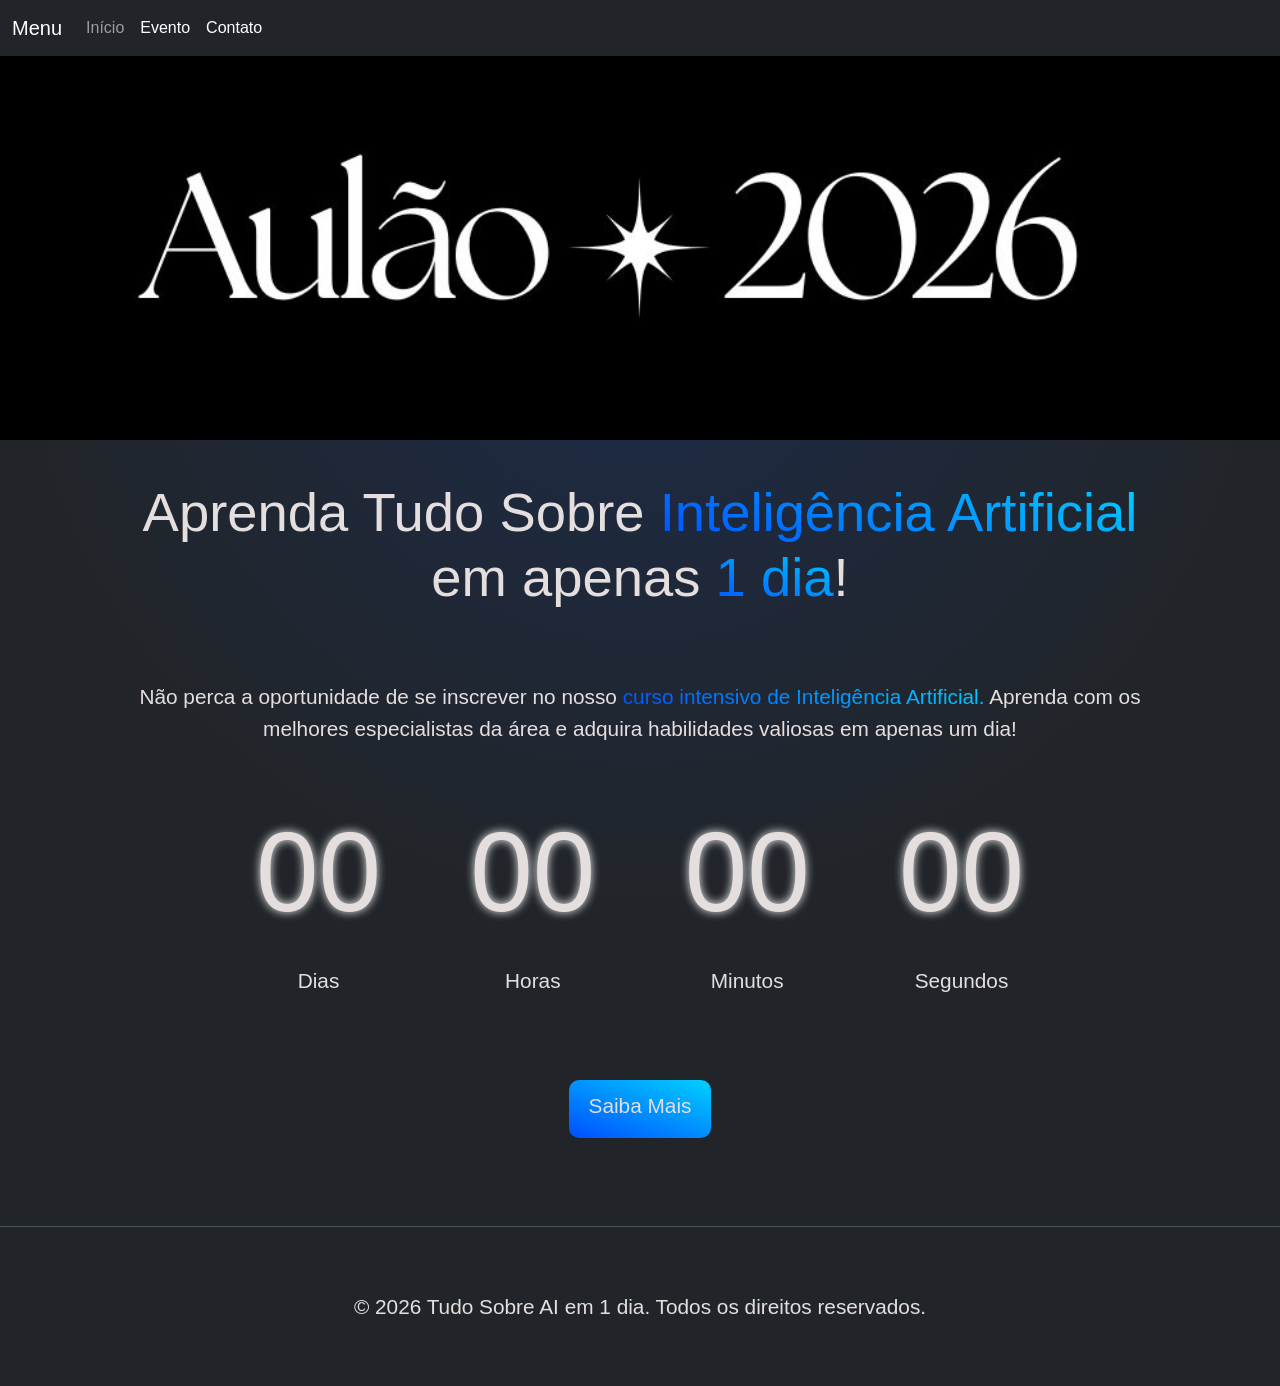
<file: index.html>
<!DOCTYPE html>
<html lang="pt-br" data-bs-theme="dark">

<head>
    <meta charset="UTF-8">
    <meta name="viewport" content="width=device-width, initial-scale=1.0">
    <link rel="stylesheet" href="css/bootstrap.css">
    <link rel="stylesheet" href="css/index.css">
    <script src="js/bootstrap.js"></script>
    <title>Contador</title>
</head>

<body>
    <nav class="navbar navbar-expand-lg bg-dark navbar-dark">
        <div class="container-fluid">
            <a class="navbar-brand" href="#">Menu</a>
            <button class="navbar-toggler" type="button" data-bs-toggle="collapse" data-bs-target="#navbarNav"
                aria-controls="navbarNav" aria-expanded="false" aria-label="Toggle navigation">
                <span class="navbar-toggler-icon"></span>
            </button>
            <div class="collapse navbar-collapse" id="navbarNav">
                <ul class="navbar-nav">
                    <li class="nav-item">
                        <a class="nav-link" href="index.html">Início</a>
                    </li>
                    <li class="nav-item">
                        <a class="nav-link active" aria-current="page" href="evento.html">Evento</a>
                    </li>
                    <li class="nav-item">
                        <a class="nav-link active" aria-current="page" href="contato.html">Contato</a>
                    </li>
                </ul>
            </div>
        </div>
    </nav>

    <div id="carouselExampleSlidesOnly" class="carousel slide" data-bs-ride="carousel">
        <div class="carousel-inner">
            <div class="carousel-item active">
                <img src="assets/Aulão.jpg" class="d-block w-100" alt="Imagem Carrosel 1">
            </div>
            <div class="carousel-item">
                <img src="assets/TudoSobre.jpg" class="d-block w-100" alt="Imagem Carrosel 2">
            </div>
            <div class="carousel-item">
                <img src="assets/Implantacao.jpg" class="d-block w-100" alt="Imagem Carrosel 3">
            </div>
        </div>
    </div>

    <div class="container">
        <h1>Aprenda Tudo Sobre <span class="destaque">Inteligência Artificial</span> em apenas <span class="destaque">1
                dia</span>!</h1>
        <p>Não perca a oportunidade de se inscrever no nosso <span class="destaque">curso intensivo de Inteligência
                Artificial.</span> Aprenda com os melhores especialistas da área e adquira habilidades valiosas em
            apenas um dia!</p>

        <div class="countdown">
            <div>
                <h1 id="dias">00</h1>
                <p>Dias</p>
            </div>
            <div>
                <h1 id="horas">00</h1>
                <p>Horas</p>
            </div>
            <div>
                <h1 id="minutos">00</h1>
                <p>Minutos</p>
            </div>
            <div>
                <h1 id="segundos">00</h1>
                <p>Segundos</p>
            </div>
        </div>

        <div class='button' id='btnSaibaMais'>
            <p>Saiba Mais</p>
        </div>
    </div>

    <script src="js/script.js"></script>
    <footer class="border-top py-4 mt-5">
        <div class="container text-center">
            <p class="mb-0">&copy; 2026 Tudo Sobre AI em 1 dia. Todos os direitos reservados.</p>
        </div>
    </footer>
</body>

</html>
</file>
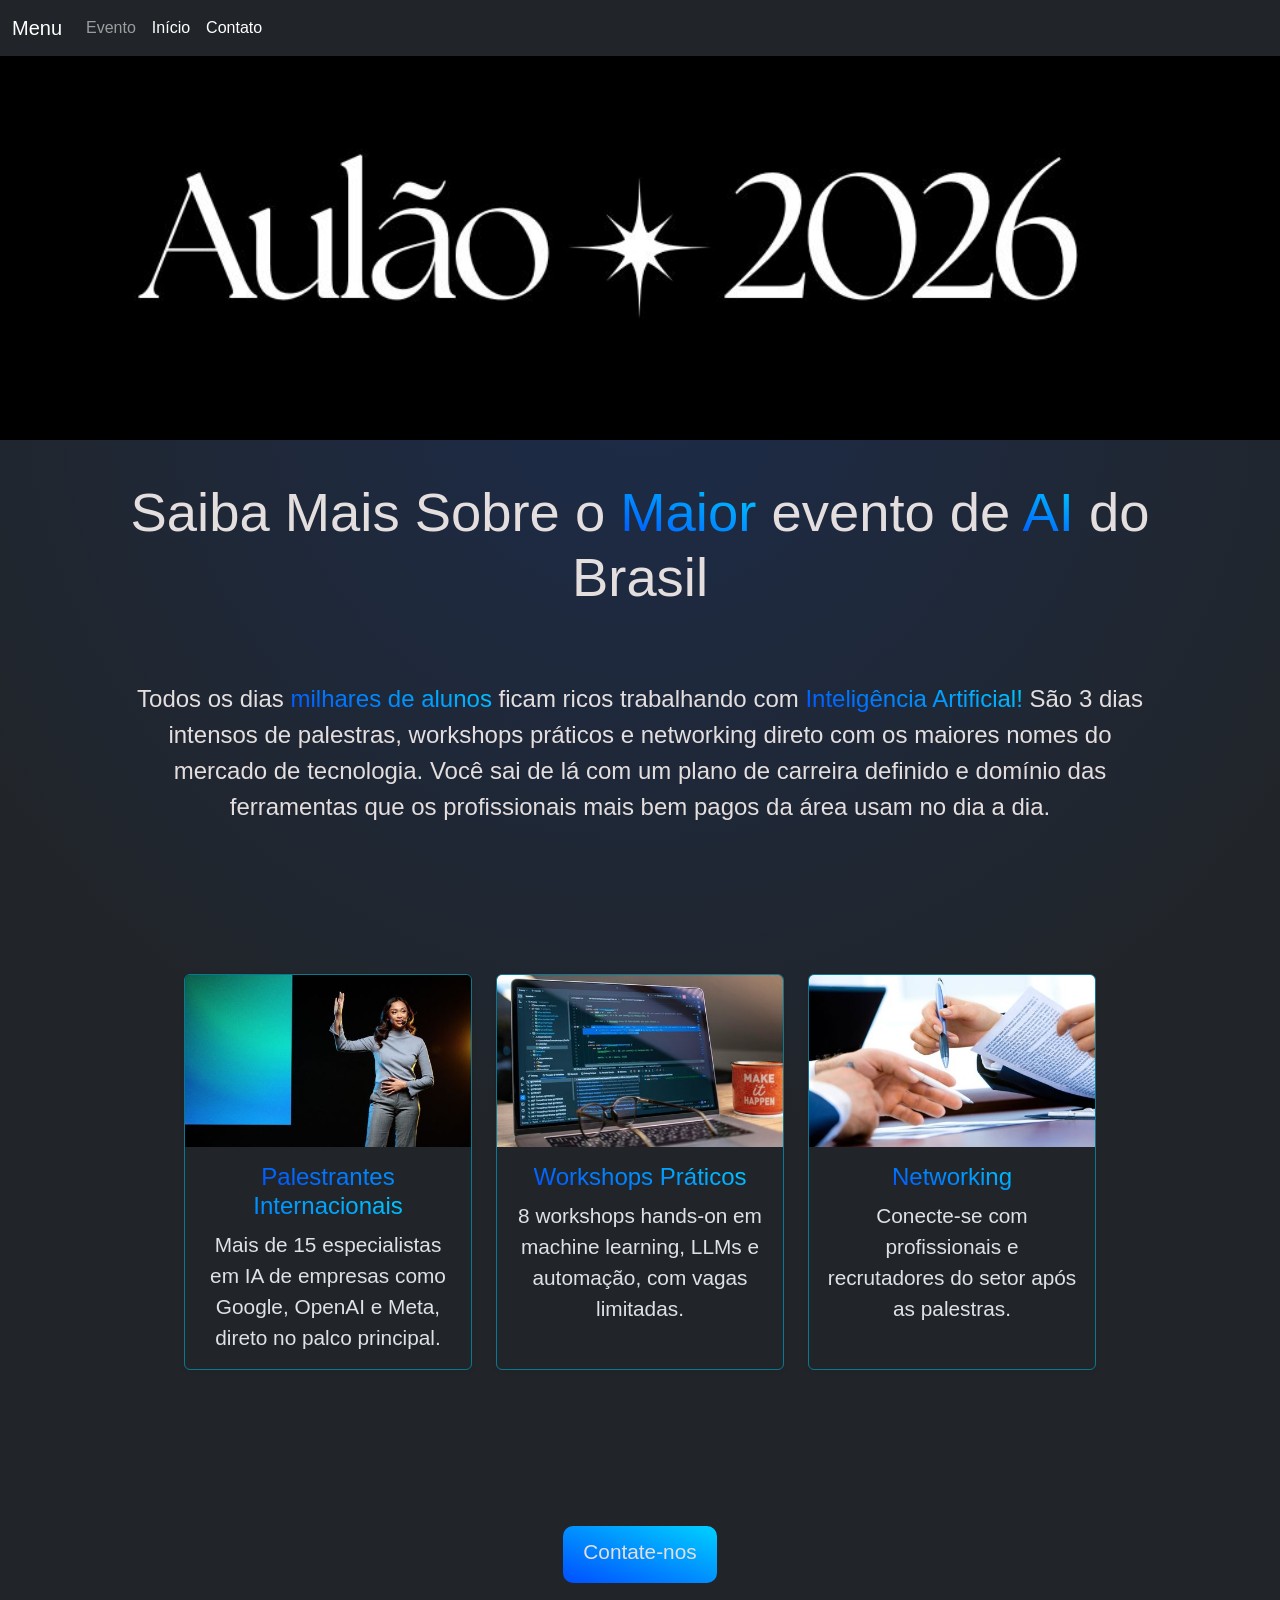
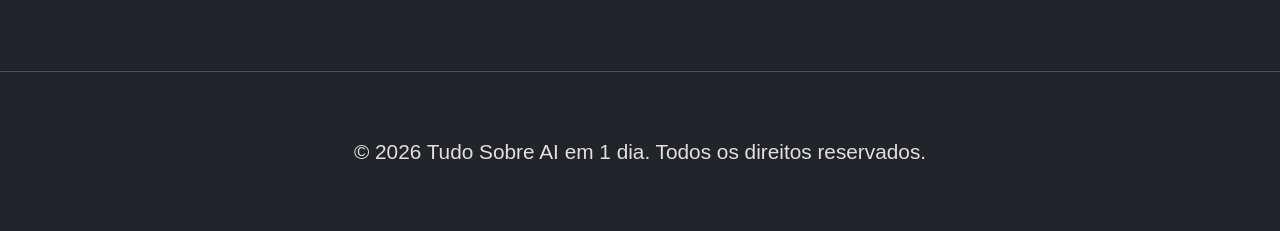
<file: evento.html>
<!DOCTYPE html>
<html lang="pt-br" data-bs-theme="dark">

<head>
    <meta charset="UTF-8">
    <meta name="viewport" content="width=device-width, initial-scale=1.0">
    <link rel="stylesheet" href="css/bootstrap.css">
    <link rel="stylesheet" href="css/index.css">
    <script src="js/bootstrap.js"></script>
    <title>Saiba Mais</title>
</head>

<body>
    <nav class="navbar navbar-expand-lg bg-dark navbar-dark">
        <div class="container-fluid">
            <a class="navbar-brand" href="#">Menu</a>
            <button class="navbar-toggler" type="button" data-bs-toggle="collapse" data-bs-target="#navbarNav"
                aria-controls="navbarNav" aria-expanded="false" aria-label="Toggle navigation">
                <span class="navbar-toggler-icon"></span>
            </button>
            <div class="collapse navbar-collapse" id="navbarNav">
                <ul class="navbar-nav">
                    <li class="nav-item">
                        <a class="nav-link" aria-current="page" href="evento.html">Evento</a>
                    </li>
                    <li class="nav-item">
                        <a class="nav-link active" href="index.html">Início</a>
                    </li>
                    <li class="nav-item">
                        <a class="nav-link active" aria-current="page" href="contato.html">Contato</a>
                    </li>
                </ul>
            </div>
        </div>
    </nav>

    <div id="carouselExampleSlidesOnly" class="carousel slide" data-bs-ride="carousel">
        <div class="carousel-inner">
            <div class="carousel-item active">
                <img src="assets/Aulão.jpg" class="d-block w-100" alt="Imagem Carrosel 1">
            </div>
            <div class="carousel-item">
                <img src="assets/TudoSobre.jpg" class="d-block w-100" alt="Imagem Carrosel 2">
            </div>
            <div class="carousel-item">
                <img src="assets/Implantacao.jpg" class="d-block w-100" alt="Imagem Carrosel 3">
            </div>
        </div>
    </div>

    <div class="container">
        <h1>Saiba Mais Sobre o <span class="destaque">Maior</span> evento de <span class="destaque">AI</span> do Brasil
        </h1>
        <p class="fs-4">Todos os dias <span class="destaque">milhares de alunos</span> ficam ricos trabalhando com <span
                class="destaque">Inteligência Artificial!</span> São 3 dias intensos de palestras, workshops práticos e
            networking direto com os maiores nomes do mercado de tecnologia. Você sai de lá com um plano de carreira
            definido e domínio das ferramentas que os profissionais mais bem pagos da área usam no dia a dia.</p>

        <div class="container my-5">
            <div class="d-flex flex-wrap justify-content-center gap-4">

                <div class="card border-info-subtle shadow-sm" style="width: 18rem;">
                    <img src="assets/palestrantes.jpg" class="card-img-top" alt="Palestrantes do evento">
                    <div class="card-body">
                        <h4 class="card-title"><span class="destaque">Palestrantes Internacionais</h5>
                                <p class="card-text">Mais de 15 especialistas em IA de empresas como Google, OpenAI e
                                    Meta, direto no palco principal.</p>
                    </div>
                </div>

                <div class="card border-info-subtle shadow-sm" style="width: 18rem;">
                    <img src="assets/workshops.jpg" class="card-img-top" alt="Workshops práticos">
                    <div class="card-body">
                        <h4 class="card-title"><span class="destaque">Workshops Práticos</h5>
                                <p class="card-text">8 workshops hands-on em machine learning, LLMs e automação, com
                                    vagas limitadas.</p>
                    </div>
                </div>

                <div class="card border-info-subtle shadow-sm" style="width: 18rem;">
                    <img src="assets/networking.jpg" class="card-img-top" alt="Sessão de networking">
                    <div class="card-body">
                        <h4 class="card-title"><span class="destaque">Networking</h5>
                                <p class="card-text">Conecte-se com profissionais e recrutadores do setor após as
                                    palestras.</p>
                    </div>
                </div>

            </div>
        </div>

        <div class='button' id='btnContato'>
            <p>Contate-nos</p>
        </div>
    </div>
    <script src="js/script.js"></script>
    <footer class="border-top py-4 mt-5">
        <div class="container text-center">
            <p class="mb-0">&copy; 2026 Tudo Sobre AI em 1 dia. Todos os direitos reservados.</p>
        </div>
    </footer>
</body>

</html>
</file>
<file: css/index.css>
@keyframes fadeInUp {
    from {
        opacity: 0;
        transform: translateY(20px);
    }
    to {
        opacity: 1;
        transform: translateY(0);
    }
}

body {
    background: 
        radial-gradient(circle at 50% 20%, rgba(0, 79, 255, 0.15), transparent 50%),
        #212529;
    color: rgb(228, 222, 222);
    font-family: 'Segoe UI', Tahoma, Geneva, Verdana, sans-serif;
    min-height: 100vh;
}

h1 {
    animation: fadeInUp 0.8s ease-out;
    font-size: clamp(1.5rem, 3vw + 1rem, 3.5rem);
    padding-bottom: calc(5px + 1vw);
}

p {
    animation: fadeInUp 0.8s ease-out;
    font-size: clamp(0.9rem, 1vw + 0.5rem, 1.3rem);
}

.destaque{
    background: linear-gradient(20deg, rgba(0, 79, 255, 1) 0%, rgba(0, 209, 255, 1) 100%);
    -webkit-background-clip: text;
    -webkit-text-fill-color: transparent;
}

.container {
    display: flex;
    flex-direction: column;
    width: 80vw;
    align-items: center;
    justify-content: center;
    gap: clamp(20px, 5vh, 60px);
    text-align: center;
    padding: 40px 0;
}

.title {
    font-size: calc(10px + 3vw);
}

.title p {
    font-size: calc(10px + 1vw);
}

.countdown {
    animation: fadeInUp 0.8s ease-out;
    display: flex;
    width: 60vw;
    justify-content: space-between;
    flex-wrap: wrap;
}

.countdown h1 {
    animation: fadeInUp 0.8s ease-out;
    font-size: calc(10px + 8vw);
    text-shadow: 0 0 10px whitesmoke;
}

.button {
    animation: fadeInUp 0.8s ease-out;
    background: linear-gradient(20deg, rgba(0, 79, 255, 1) 0%, rgba(0, 209, 255, 1) 100%);
    color: rgb(228, 222, 222);
    margin-top: calc(10px + 1vw);
    padding-top: 10px;
    padding-right: 20px;
    padding-left: 20px;
    cursor: pointer;
    border-radius: 10px;
    transition: background 1s ease, transform 0.2s ease;
}

.button:hover {
    background: linear-gradient(20deg, rgba(0, 48, 153, 1) 40%, rgba(0, 131, 161, 1) 100%);
    transform: translateY(-2px);
}
</file>
